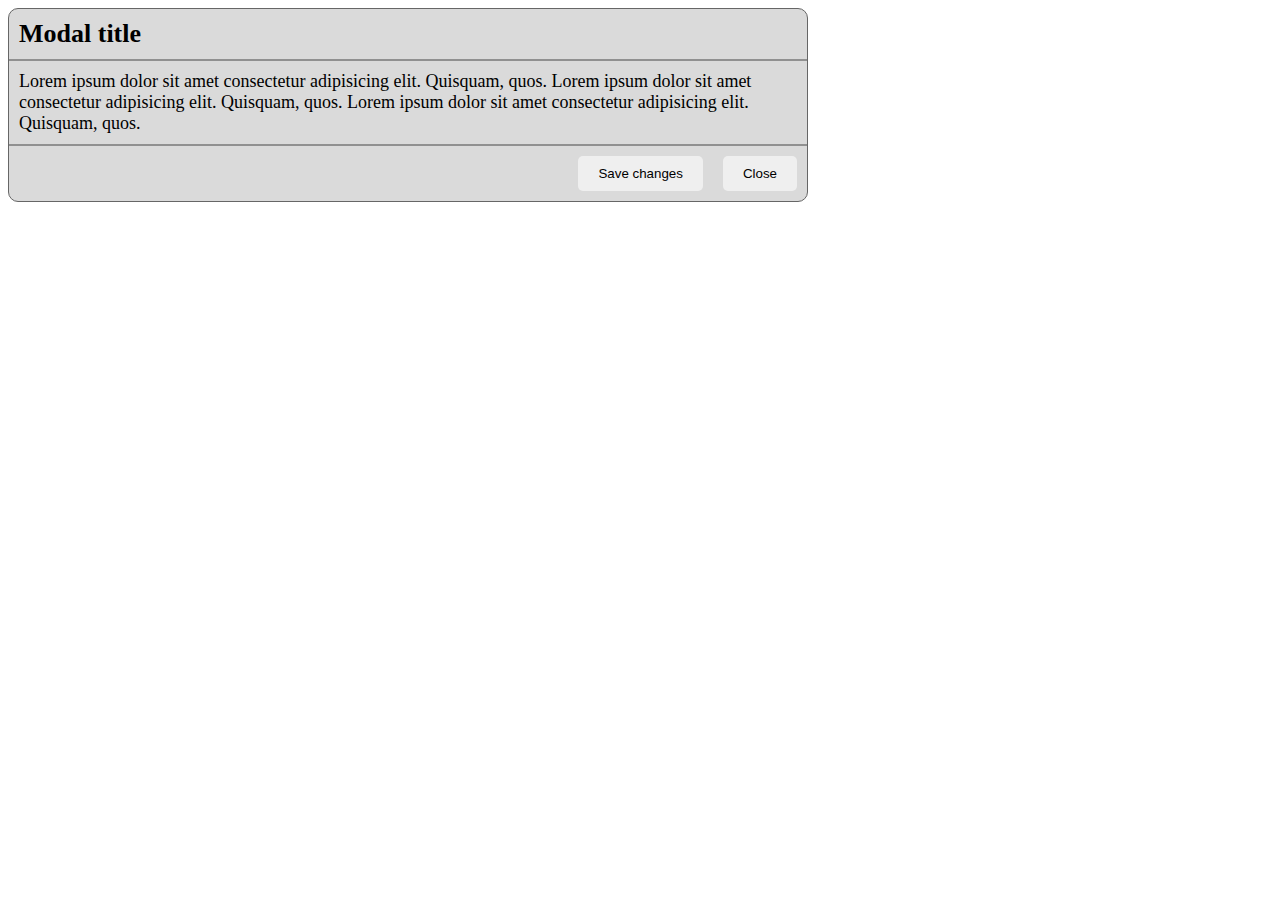
<file: BootStrapModal/index.html>
<!DOCTYPE html>
<html lang="en">
<head>
    <meta charset="UTF-8">
    <meta name="viewport" content="width=device-width, initial-scale=1.0">
    <link rel="stylesheet" href="style.css">
    <title>Document</title>
</head>
<body>
    <div class="container">
        <div class="modal-title">
            <h5>Modal title</h5>
        </div>
        <div class="line"></div>
        <div class="modal-body">
            <p>
                Lorem ipsum dolor sit amet consectetur adipisicing elit. Quisquam,
                quos.
                Lorem ipsum dolor sit amet consectetur adipisicing elit. Quisquam,
                quos.
                Lorem ipsum dolor sit amet consectetur adipisicing elit. Quisquam,
                quos.
            </p>
        </div>
        <div class="line"></div>
        <div class="modal-footer">
            <button class="btn-close">Save changes</button>
            <button class="btn-save">Close</button>
        </div>
    </div>
</body>
</html>
</file>
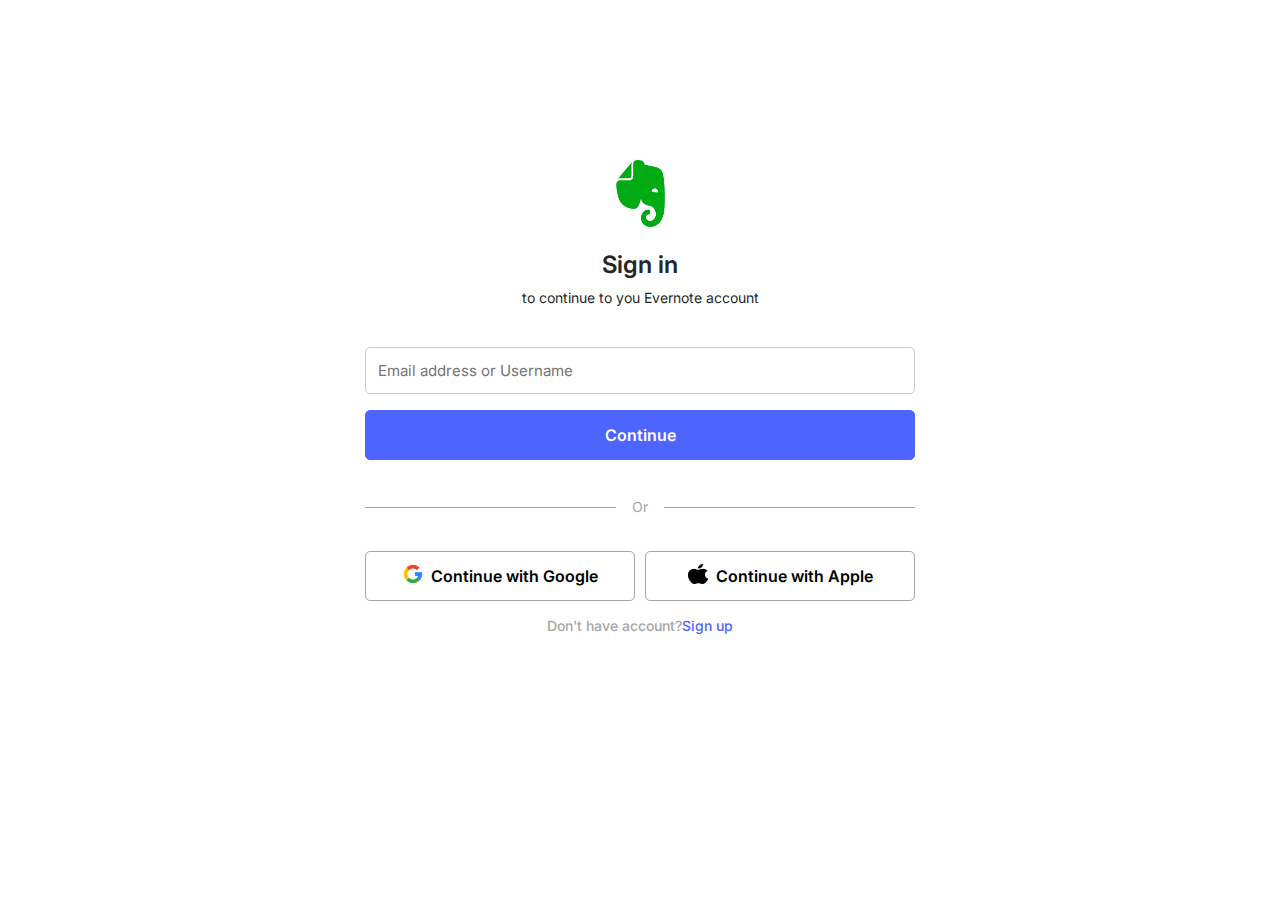
<file: EvernoteLogin/index.html>
<!DOCTYPE html>
<html lang="en">
  <head>
    <meta charset="UTF-8" />
    <meta name="viewport" content="width=device-width, initial-scale=1.0" />
    <link rel="preconnect" href="https://fonts.googleapis.com" />
    <link rel="preconnect" href="https://fonts.gstatic.com" crossorigin />
    <link
      href="https://fonts.googleapis.com/css2?family=Inter:wght@100..900&display=swap"
      rel="stylesheet"
    />
    <link rel="stylesheet" href="/EvernoteLogin/style.css" />
    <title>Document</title>
  </head>
  <body>
    <div class="main-container">
      <div class="title-container">
        <div class="logo">
          <img src="./public/logo.png" alt="" />
        </div>
        <p class="title">Sign in</p>
        <p class="note">to continue to you Evernote account</p>
      </div>
      <form class="login-container">
        <div class="email-container">
          <input type="email" placeholder="Email address or Username" />
          <button type="submit"><span>Continue</span></button>
        </div>
        <div class="or-container">
          <div class="line"></div>
          <div class="or">Or</div>
          <div class="line"></div>
        </div>
        </p>
        <div class="other-login">
          <button class="login login-1" type="button">
            <img src="./public/google_logo.webp" alt="" />Continue with Google
          </button>
          <button class="login login-2" type="button">
            <img src="./public/Apple_logo.png" alt="" />Continue with Apple
          </button>
        </div>
        <div class="signUp-container">
          <a class="signUp" href=".">
            <p class="signUp signUp-1">Don't have account?</p>
            <p class="signUp signUp-2">Sign up</p>
          </a>
        </div>
      </form>
    </div>
  </body>
</html>
</file>
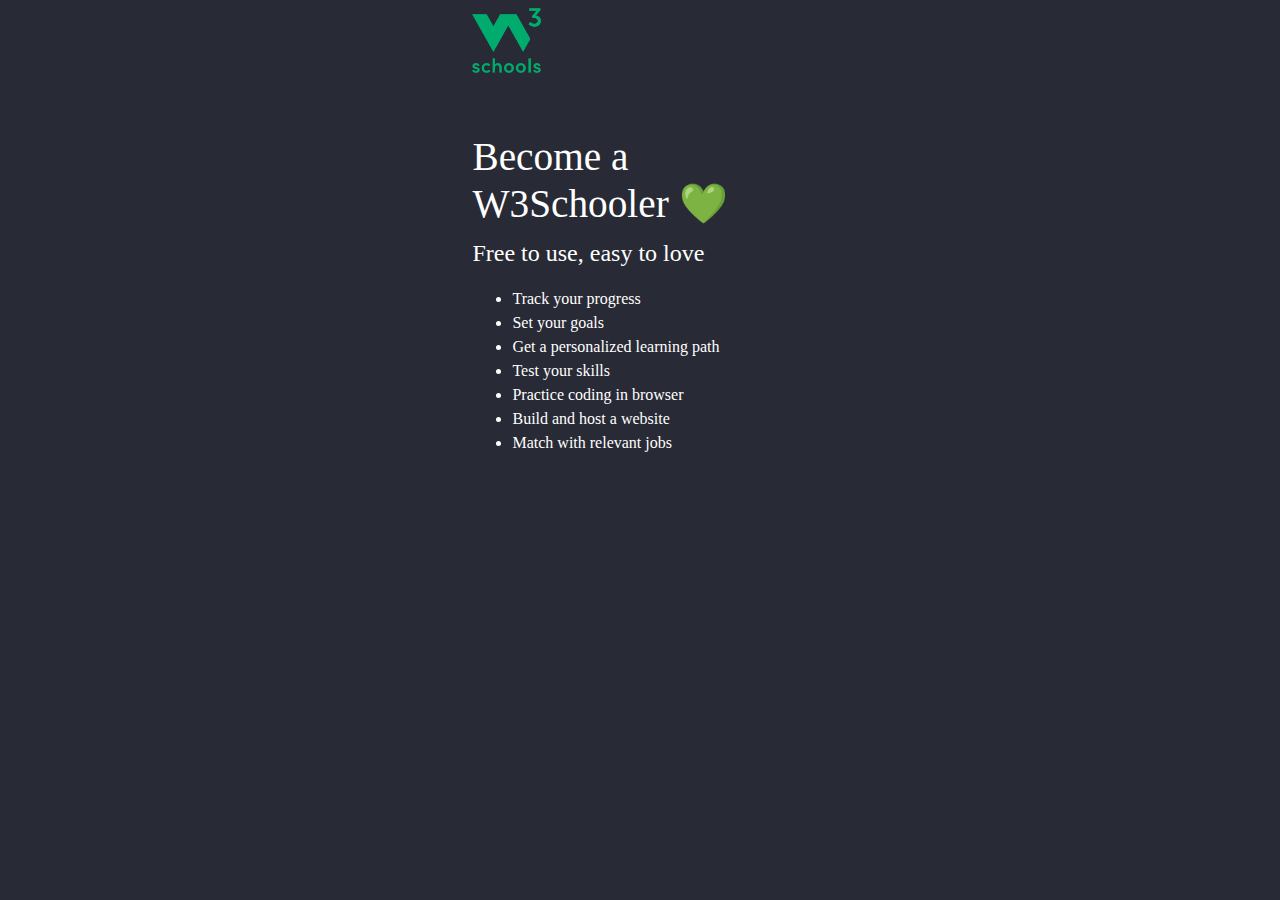
<file: W3_login/index.html>
<!DOCTYPE html>
<html lang="en">
  <head>
    <meta charset="UTF-8" />
    <meta name="viewport" content="width=device-width, initial-scale=1.0" />
    <link rel="stylesheet" href="./style.css" />
    <title>Document</title>
  </head>
  <body>
    <div class="LoginFullPage">
      <div class="LeftSideContainer">
        <img src="./public/W3Schools_logo.svg.png" style="display: inline; width: 69px; height: 65px;"></svg>
        <div class="LeftSideContent">
          <h1 class="LeftSideTitle">
            Become a
            <br>
            <span>W3Schooler 💚 </span>
          </h1>
          <p class="LeftSideSubtitle">Free to use, easy to love</p>
          <ul class="LeftSideFeaturesList">
            <li>Track your progress</li>
            <li>Set your goals</li>
            <li>Get a personalized learning path</li>
            <li>Test your skills</li>
            <li>Practice coding in browser</li>
            <li>Build and host a website</li>
            <li>Match with relevant jobs</li>
          </ul>
        </div>
      </div>
      <div class="LoginPanel"></div>
    </div>
  </body>
</html>
</file>
<file: BootStrapModal/style.css>
.container {
  display: flex row;
  width: 800px;
  height: -moz-fit-content;
  height: fit-content;
  border: 1px solid #666;
  border-radius: 10px;
  box-sizing: border-box;
  background-color: #dadada;
}
.container .modal-title h5 {
  font-size: 26px;
  margin: 10px;
}
.container .line {
  border: 1px solid #909090;
}
.container .modal-body p {
  margin: 10px;
  font-size: 18px;
}
.container .modal-footer {
  display: flex;
  justify-content: flex-end;
}
.container .modal-footer button {
  margin: 10px;
  padding: 10px 20px;
  border: none;
  border-radius: 5px;
  cursor: pointer;
}
.container .modal-footer button:hover {
  background-color: #0056b3;
}
.container .modal-footer button:active {
  background-color: #004286;
}/*# sourceMappingURL=style.css.map */
</file>
<file: EvernoteLogin/style.css>
html,
body {
  height: 100%;
  margin: 0;
  display: flex;
  justify-content: center;
  align-items: center;
}
html .main-container,
body .main-container {
  width: 550px;
  height: 558px;
  padding: 8px 48px 64px;
  line-height: 24px;
}
html .main-container .title-container,
body .main-container .title-container {
  display: flex;
  flex-direction: column;
  align-items: center;
  line-height: 24px;
  text-align: center;
}
html .main-container .title-container .title,
body .main-container .title-container .title {
  color: #262626;
  font-family: "Inter", sans-serif;
  font-size: 24px;
  font-weight: 600;
  line-height: 28.8px;
  margin: 8px 0px 0px;
  text-align: center;
}
html .main-container .title-container .note,
body .main-container .title-container .note {
  color: #262626;
  font-family: "Inter", sans-serif;
  font-size: 14px;
  line-height: 19.6px;
  margin: 8px 0px 0px;
  text-align: center;
}
html .main-container .title-container .logo,
body .main-container .title-container .logo {
  display: flex;
  justify-content: center;
  align-items: center;
  width: 100px;
  height: 100px;
}
html .main-container .title-container .logo img,
body .main-container .title-container .logo img {
  width: 57px;
  height: 67px;
}
html .main-container .login-container,
body .main-container .login-container {
  display: flex;
  flex-direction: column;
  line-height: 24px;
  padding: 40px 0 0;
  text-align: center;
}
html .main-container .login-container .email-container,
body .main-container .login-container .email-container {
  display: flex;
  flex-direction: column;
  line-height: 24px;
  text-align: center;
}
html .main-container .login-container .email-container input[type=email],
body .main-container .login-container .email-container input[type=email] {
  background-color: #fff;
  border-color: #ccc;
  border-radius: 5px;
  border-style: solid;
  border-width: 0.8px;
  color: #262626;
  font-size: 15px;
  font-family: "Inter", sans-serif;
  line-height: 21px;
  padding: 12px 8px 12px 12px;
}
html .main-container .login-container .email-container button[type=submit],
body .main-container .login-container .email-container button[type=submit] {
  font-family: "Inter", sans-serif;
  align-items: flex-start;
  background-color: #4d64ff;
  border-color: #4d64ff;
  border-radius: 5px;
  border-style: solid;
  border-width: 0.8px;
  color: #fff;
  font-weight: 600;
  font-size: medium;
  display: flex;
  justify-self: center;
  justify-content: center;
  line-height: 24px;
  margin: 16px 0 0;
  padding: 12px;
  text-align: center;
}
html .main-container .login-container .or-container,
body .main-container .login-container .or-container {
  margin-top: 35px;
  display: flex;
  align-items: center;
  justify-content: center;
}
html .main-container .login-container .or-container .or,
body .main-container .login-container .or-container .or {
  color: #a6a6a6;
  font-size: 14px;
  padding: 0 16px;
  font-family: "Inter", sans-serif;
}
html .main-container .login-container .or-container .line,
body .main-container .login-container .or-container .line {
  flex: 1;
  height: 0.5px;
  background: #a6a6a6;
}
html .main-container .login-container .other-login,
body .main-container .login-container .other-login {
  display: flex;
  align-items: flex-start;
  justify-content: space-between;
  line-height: 24px;
  text-align: center;
}
html .main-container .login-container .other-login .login-1,
body .main-container .login-container .other-login .login-1 {
  width: 270px;
  height: 50px;
  display: flex;
  align-items: flex-start;
  text-align: center;
  font-family: "Inter", sans-serif;
  font-weight: 600;
  font-size: medium;
  background-color: #fff;
  border-color: #a6a6a6;
  border-radius: 5px;
  border-style: solid;
  border-width: 0.8px;
  justify-content: center;
  line-height: 24px;
  padding: 12px;
}
html .main-container .login-container .other-login .login-2,
body .main-container .login-container .other-login .login-2 {
  width: 270px;
  height: 50px;
  font-weight: 600;
  font-size: medium;
  display: flex;
  align-items: flex-start;
  text-align: center;
  font-family: "Inter", sans-serif;
  background-color: #fff;
  border-color: #a6a6a6;
  border-radius: 5px;
  border-style: solid;
  border-width: 0.8px;
  justify-content: center;
  line-height: 24px;
  padding: 12px;
  margin: 0 0 0 0 8px;
}
html .main-container .login-container .other-login .login img,
body .main-container .login-container .other-login .login img {
  width: 20px;
  height: 20px;
  margin: 0 8px 0 0;
  text-align: center;
  line-height: 24px;
  font-weight: 600;
}
html .main-container .login-container .signUp-container .signUp,
body .main-container .login-container .signUp-container .signUp {
  display: flex;
  justify-content: center;
  text-decoration: none;
  font-family: "Inter", sans-serif;
  color: #a6a6a6;
  font-size: 14px;
  font-weight: 500;
  line-height: 21px;
}
html .main-container .login-container .signUp-container .signUp-2,
body .main-container .login-container .signUp-container .signUp-2 {
  color: #4d64ff;
}/*# sourceMappingURL=style.css.map */
</file>
<file: W3_login/style.css>
body {
  background-color: #282a35;
}
body .LoginFullPage {
  display: flex;
  justify-content: center;
  line-height: 24px;
}
body .LoginFullPage .LeftSideContainer {
  display: flex;
  align-items: flex-start;
  justify-content: flex-start;
  flex-direction: column;
  background-color: #282a35;
  color: #fff;
  line-height: 24px;
  padding: 0 60px 60px;
}
body .LoginFullPage .LeftSideContainer .LeftSideContent {
  background-image: url("https://profile.w3schools.com/static/media/rocket.56e3c3ee4b17f9c1ee43.svg");
  background-position: 80% 70%;
  background-size: 50%;
  color: #fff;
  line-height: 24px;
  margin: 60px 0 0;
  padding: 0 80px 80px 0;
}
body .LoginFullPage .LeftSideContainer .LeftSideContent .LeftSideTitle {
  color: #fff;
  font-size: 39.28px;
  font-weight: 500;
  line-height: 47.136px;
  margin: 0 0 8px;
}
body .LoginFullPage .LeftSideContainer .LeftSideContent .LeftSideTitle span {
  color: #fff;
  font-size: 39.28px;
  font-weight: 500;
  line-height: 47.163px;
}
body .LoginFullPage .LeftSideContainer .LeftSideContent .LeftSideSubtitle {
  color: #fff;
  font-size: 24px;
  line-height: 36px;
  margin: 0 0 16px;
}/*# sourceMappingURL=style.css.map */
</file>
